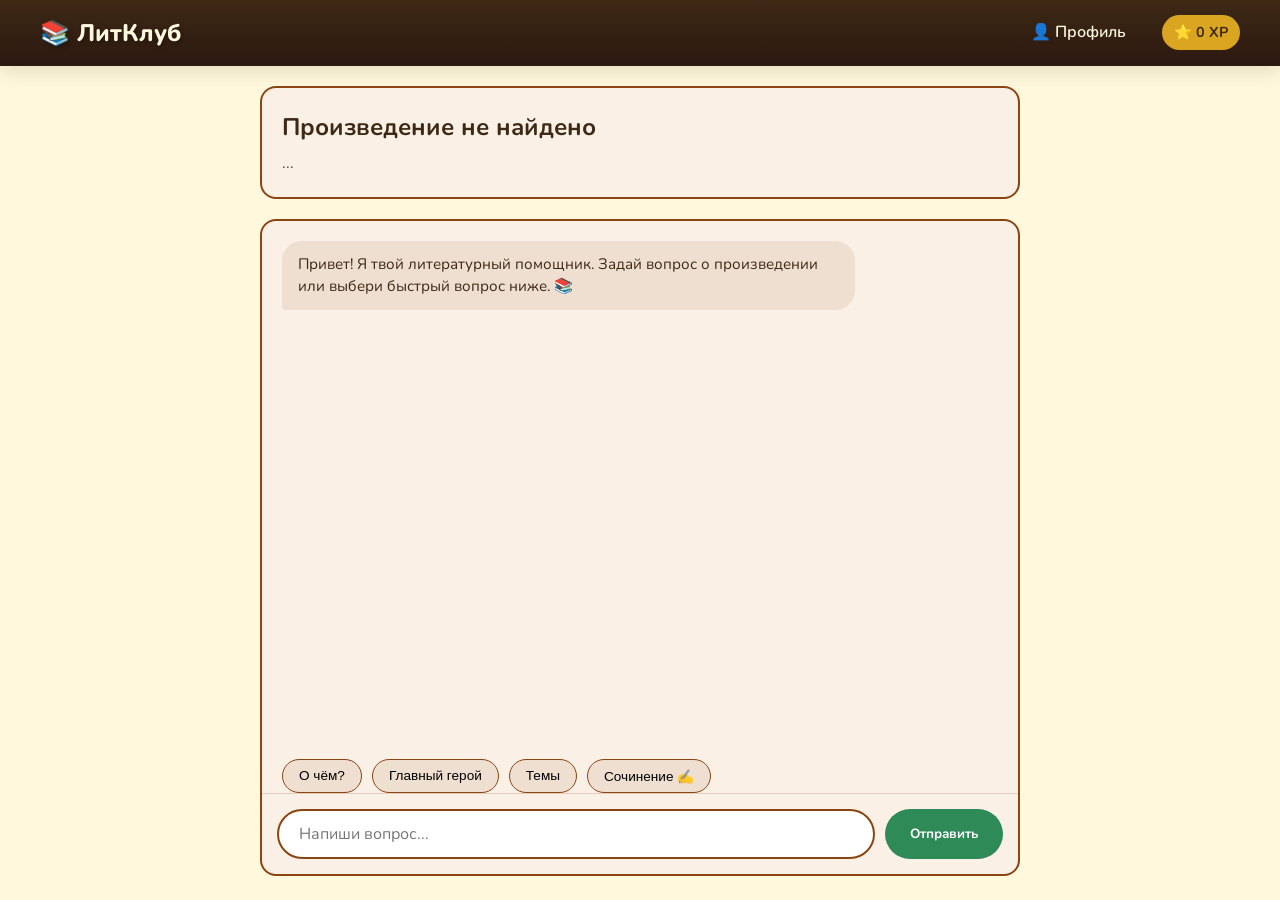
<file: discuss.html>
<!DOCTYPE html>
<html lang="ru">
<head>
  <meta charset="UTF-8">
  <meta name="viewport" content="width=device-width, initial-scale=1.0">
  <title>Обсуждение — ЛитКлуб 📚</title>
  <link href="https://fonts.googleapis.com/css2?family=Nunito:wght@400;600;700;800&display=swap" rel="stylesheet">
  <link rel="stylesheet" href="css/base.css">
  <style>
    .discussion-container {
      max-width: 800px;
      margin: 0 auto;
      padding: 20px;
      display: flex;
      flex-direction: column;
      height: calc(100vh - 70px);
    }
    .work-info {
      background: var(--color-paper);
      padding: 20px;
      border-radius: var(--radius);
      border: 2px solid var(--color-primary);
      margin-bottom: 20px;
    }
    .work-info h1 {
      font-size: 1.5rem;
      color: var(--color-dark);
      margin-bottom: 5px;
    }
    .work-info p {
      color: var(--color-text-light);
    }
    .chat-container {
      flex: 1;
      background: var(--color-paper);
      border-radius: var(--radius);
      border: 2px solid var(--color-primary);
      overflow: hidden;
      display: flex;
      flex-direction: column;
    }
    .messages {
      flex: 1;
      overflow-y: auto;
      padding: 20px;
      display: flex;
      flex-direction: column;
      gap: 15px;
    }
    .message {
      max-width: 80%;
      padding: 12px 16px;
      border-radius: 20px;
      font-size: 0.95rem;
      line-height: 1.5;
    }
    .message.user {
      align-self: flex-end;
      background: var(--color-primary);
      color: white;
      border-bottom-right-radius: 4px;
    }
    .message.ai {
      align-self: flex-start;
      background: rgba(139,69,19,0.1);
      color: var(--color-dark);
      border-bottom-left-radius: 4px;
    }
    .input-area {
      padding: 15px;
      border-top: 1px solid rgba(139,69,19,0.2);
      display: flex;
      gap: 10px;
    }
    .input-area input {
      flex: 1;
      padding: 12px 20px;
      border: 2px solid var(--color-primary);
      border-radius: 25px;
      font-family: inherit;
      font-size: 1rem;
      outline: none;
    }
    .input-area input:focus {
      border-color: var(--color-secondary);
    }
    .input-area button {
      padding: 12px 25px;
      background: var(--color-secondary);
      color: white;
      border: none;
      border-radius: 25px;
      font-family: inherit;
      font-weight: 700;
      cursor: pointer;
      transition: all 0.3s ease;
    }
    .input-area button:hover {
      transform: scale(1.05);
    }
    .input-area button:disabled {
      opacity: 0.5;
      cursor: not-allowed;
      transform: none;
    }
    .quick-questions {
      display: flex;
      gap: 10px;
      flex-wrap: wrap;
      margin-top: 10px;
    }
    .quick-btn {
      padding: 8px 16px;
      background: rgba(139,69,19,0.1);
      border: 1px solid var(--color-primary);
      border-radius: 20px;
      font-size: 0.85rem;
      cursor: pointer;
      transition: all 0.3s ease;
    }
    .quick-btn:hover {
      background: var(--color-primary);
      color: white;
    }
    .typing {
      display: flex;
      gap: 5px;
      padding: 12px 16px;
      align-self: flex-start;
    }
    .typing-dot {
      width: 8px;
      height: 8px;
      background: var(--color-primary);
      border-radius: 50%;
      animation: typing 1.4s infinite;
    }
    .typing-dot:nth-child(2) { animation-delay: 0.2s; }
    .typing-dot:nth-child(3) { animation-delay: 0.4s; }
    @keyframes typing {
      0%, 60%, 100% { transform: translateY(0); }
      30% { transform: translateY(-10px); }
    }
  </style>
</head>
<body>
  <nav class="navbar">
    <div class="nav-inner">
      <a href="index.html" class="nav-logo">📚 ЛитКлуб</a>
      <div class="nav-links">
        <a href="profile.html">👤 Профиль</a>
        <span class="nav-badge" id="nav-xp">⭐ 0 XP</span>
      </div>
    </div>
  </nav>

  <div class="discussion-container">
    <div class="work-info">
      <h1 id="work-title">Загрузка...</h1>
      <p id="work-author">...</p>
    </div>

    <div class="chat-container">
      <div class="messages" id="messages">
        <div class="message ai">
          Привет! Я твой литературный помощник. Задай вопрос о произведении или выбери быстрый вопрос ниже. 📚
        </div>
      </div>

      <div style="padding: 0 20px;">
        <div class="quick-questions">
          <button class="quick-btn" onclick="askQuick('О чём это произведение?')">О чём?</button>
          <button class="quick-btn" onclick="askQuick('Кто главный герой?')">Главный герой</button>
          <button class="quick-btn" onclick="askQuick('Темы и идеи')">Темы</button>
          <button class="quick-btn" onclick="askQuick('Помоги с сочинением')">Сочинение ✍️</button>
        </div>
      </div>

      <div class="input-area">
        <input type="text" id="user-input" placeholder="Напиши вопрос..." onkeypress="if(event.key==='Enter')sendMessage()">
        <button id="send-btn" onclick="sendMessage()">Отправить</button>
      </div>
    </div>
  </div>

  <script src="js/storage.js"></script>
  <script src="js/gemini.js"></script>
  <script>
    let currentWork = null;
    let messages = [];
    const messagesContainer = document.getElementById('messages');
    const userInput = document.getElementById('user-input');
    const sendBtn = document.getElementById('send-btn');

    // Get work ID from URL
    const params = new URLSearchParams(window.location.search);
    const workId = params.get('work');

    async function loadWork() {
      try {
        const response = await fetch('data/works.json');
        const data = await response.json();
        currentWork = data.works.find(w => w.id === workId);
        
        if (!currentWork) {
          document.getElementById('work-title').textContent = 'Произведение не найдено';
          return;
        }

        document.getElementById('work-title').textContent = currentWork.title;
        document.getElementById('work-author').textContent = `${currentWork.author}, ${currentWork.year}`;

        // Load saved discussion
        messages = window.LitClubStorage.getDiscussion(workId);
        if (messages.length > 0) {
          messagesContainer.innerHTML = messages.map(msg => 
            `<div class="message ${msg.role}">${escapeHtml(msg.text)}</div>`
          ).join('');
          scrollToBottom();
        }
      } catch (error) {
        console.error('Error loading work:', error);
      }

      // Update XP display
      const progress = window.LitClubStorage.getProgress();
      document.getElementById('nav-xp').textContent = `⭐ ${progress.xp} XP`;
    }

    function escapeHtml(text) {
      const div = document.createElement('div');
      div.textContent = text;
      return div.innerHTML;
    }

    function scrollToBottom() {
      messagesContainer.scrollTop = messagesContainer.scrollHeight;
    }

    function showTyping() {
      const typingDiv = document.createElement('div');
      typingDiv.className = 'typing';
      typingDiv.id = 'typing-indicator';
      typingDiv.innerHTML = `
        <div class="typing-dot"></div>
        <div class="typing-dot"></div>
        <div class="typing-dot"></div>
      `;
      messagesContainer.appendChild(typingDiv);
      scrollToBottom();
    }

    function hideTyping() {
      const indicator = document.getElementById('typing-indicator');
      if (indicator) indicator.remove();
    }

    async function sendMessage() {
      const text = userInput.value.trim();
      if (!text || !currentWork) return;

      // Add user message
      messages.push({ role: 'user', text });
      messagesContainer.innerHTML += `<div class="message user">${escapeHtml(text)}</div>`;
      userInput.value = '';
      scrollToBottom();

      // Disable input
      sendBtn.disabled = true;
      userInput.disabled = true;
      showTyping();

      // Get AI response
      const response = await window.GeminiAPI.sendMessage(currentWork, text, messages);

      hideTyping();
      messages.push({ role: 'ai', text: response });
      messagesContainer.innerHTML += `<div class="message ai">${escapeHtml(response)}</div>`;
      scrollToBottom();

      // Save discussion
      window.LitClubStorage.saveDiscussion(workId, messages);

      // Award XP for discussion
      window.LitClubStorage.addXP(5);
      const progress = window.LitClubStorage.getProgress();
      document.getElementById('nav-xp').textContent = `⭐ ${progress.xp} XP`;

      // Re-enable input
      sendBtn.disabled = false;
      userInput.disabled = false;
      userInput.focus();
    }

    async function askQuick(question) {
      userInput.value = question;
      await sendMessage();
    }

    loadWork();
  </script>
</body>
</html>
</file>
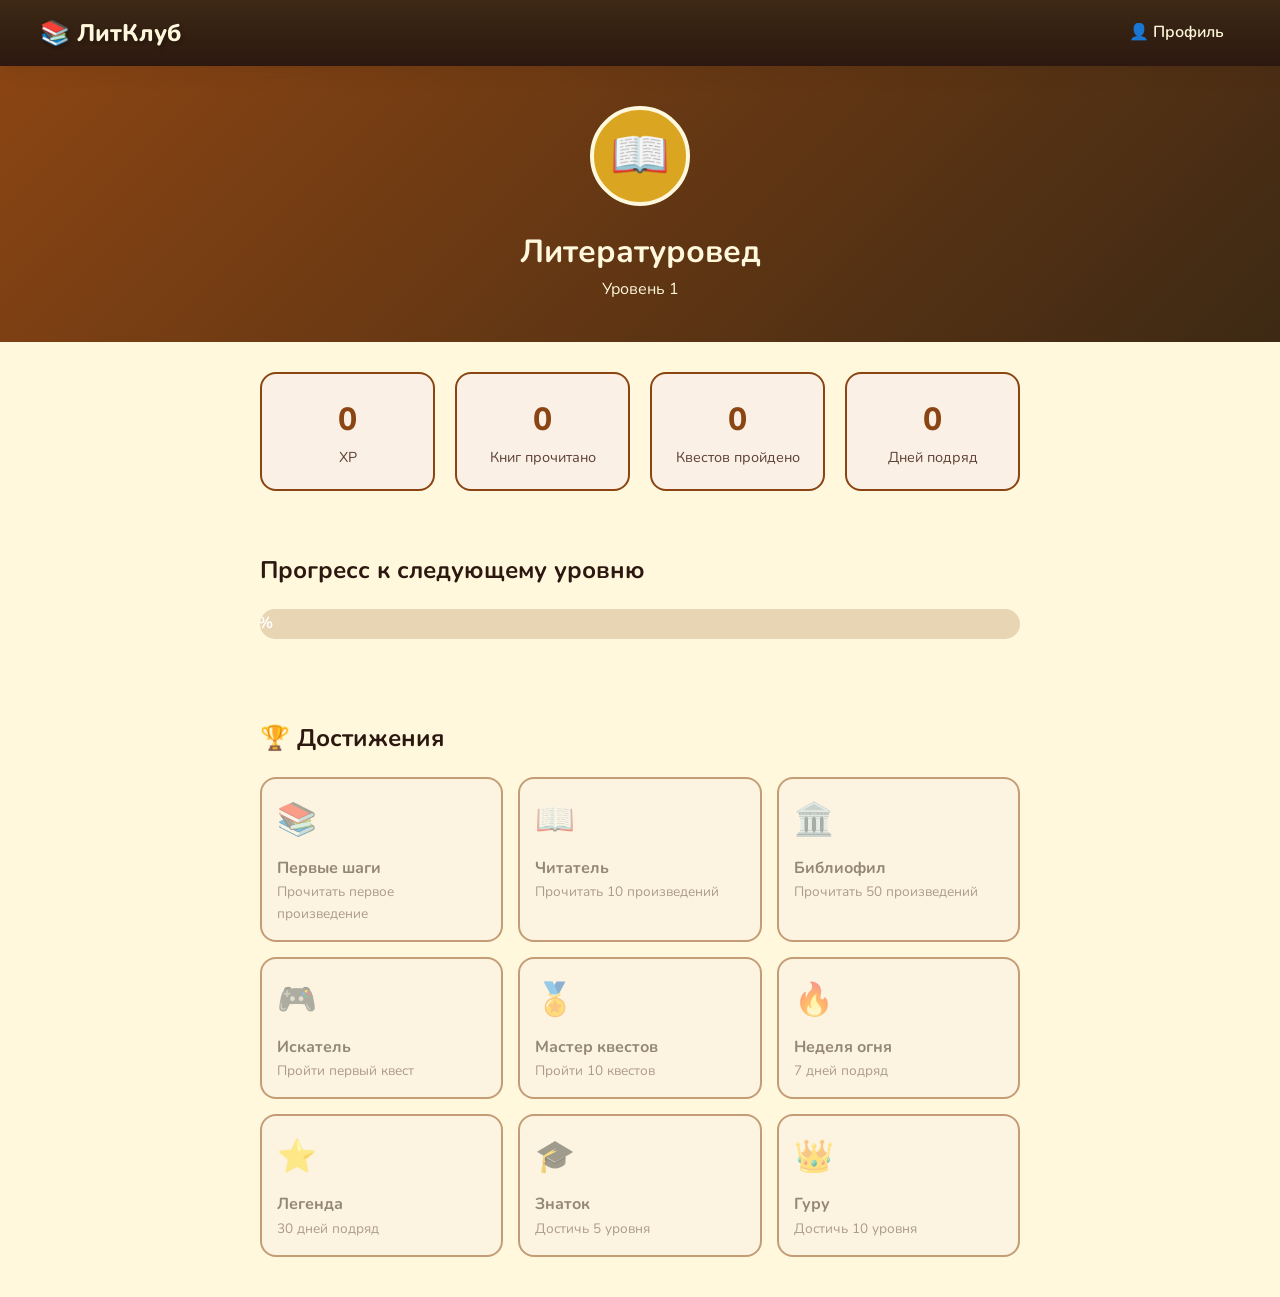
<file: profile.html>
<!DOCTYPE html>
<html lang="ru">
<head>
  <meta charset="UTF-8">
  <meta name="viewport" content="width=device-width, initial-scale=1.0">
  <title>Профиль — ЛитКлуб 📚</title>
  <link href="https://fonts.googleapis.com/css2?family=Nunito:wght@400;600;700;800&display=swap" rel="stylesheet">
  <link rel="stylesheet" href="css/base.css">
  <style>
    .profile-header {
      background: linear-gradient(135deg, var(--color-primary), var(--color-dark));
      color: var(--color-cream);
      padding: 40px 20px;
      text-align: center;
    }
    .avatar {
      width: 100px;
      height: 100px;
      background: var(--color-accent);
      border-radius: 50%;
      display: flex;
      align-items: center;
      justify-content: center;
      font-size: 3rem;
      margin: 0 auto 20px;
      border: 4px solid var(--color-cream);
    }
    .stats-grid {
      display: grid;
      grid-template-columns: repeat(4, 1fr);
      gap: 20px;
      max-width: 800px;
      margin: 30px auto;
      padding: 0 20px;
    }
    .stat-card {
      background: var(--color-paper);
      padding: 20px;
      border-radius: var(--radius);
      text-align: center;
      border: 2px solid var(--color-primary);
    }
    .stat-value {
      font-size: 2rem;
      font-weight: 800;
      color: var(--color-primary);
    }
    .stat-label {
      font-size: 0.9rem;
      color: var(--color-text-light);
    }
    .achievements {
      max-width: 800px;
      margin: 40px auto;
      padding: 0 20px;
    }
    .achievement-list {
      display: grid;
      grid-template-columns: repeat(auto-fill, minmax(200px, 1fr));
      gap: 15px;
      margin-top: 20px;
    }
    .achievement {
      background: var(--color-paper);
      padding: 15px;
      border-radius: var(--radius);
      border: 2px solid var(--color-primary);
      opacity: 0.5;
    }
    .achievement.unlocked {
      opacity: 1;
      border-color: var(--color-secondary);
      background: linear-gradient(135deg, var(--color-paper), rgba(46,139,87,0.1));
    }
    .achievement-icon {
      font-size: 2rem;
      margin-bottom: 10px;
    }
    .progress-section {
      max-width: 800px;
      margin: 40px auto;
      padding: 20px;
    }
    .progress-bar {
      height: 30px;
      background: rgba(139,69,19,0.2);
      border-radius: 15px;
      overflow: hidden;
      margin: 20px 0;
    }
    .progress-fill {
      height: 100%;
      background: linear-gradient(90deg, var(--color-primary), var(--color-secondary));
      border-radius: 15px;
      display: flex;
      align-items: center;
      justify-content: center;
      color: white;
      font-weight: 700;
      transition: width 0.5s ease;
    }
    @media (max-width: 600px) {
      .stats-grid {
        grid-template-columns: repeat(2, 1fr);
      }
    }
  </style>
</head>
<body>
  <nav class="navbar">
    <div class="nav-inner">
      <a href="index.html" class="nav-logo">📚 ЛитКлуб</a>
      <div class="nav-links">
        <a href="profile.html" class="active">👤 Профиль</a>
      </div>
    </div>
  </nav>

  <header class="profile-header">
    <div class="avatar">📖</div>
    <h1>Литературовед</h1>
    <p>Уровень <span id="level">1</span></p>
  </header>

  <section class="stats-grid">
    <div class="stat-card">
      <div class="stat-value" id="xp">0</div>
      <div class="stat-label">XP</div>
    </div>
    <div class="stat-card">
      <div class="stat-value" id="books">0</div>
      <div class="stat-label">Книг прочитано</div>
    </div>
    <div class="stat-card">
      <div class="stat-value" id="quests">0</div>
      <div class="stat-label">Квестов пройдено</div>
    </div>
    <div class="stat-card">
      <div class="stat-value" id="streak">0</div>
      <div class="stat-label">Дней подряд</div>
    </div>
  </section>

  <section class="progress-section">
    <h2>Прогресс к следующему уровню</h2>
    <div class="progress-bar">
      <div class="progress-fill" id="progress-bar" style="width: 0%">0%</div>
    </div>
  </section>

  <section class="achievements">
    <h2>🏆 Достижения</h2>
    <div class="achievement-list" id="achievements">
      <!-- Achievements loaded dynamically -->
    </div>
  </section>

  <script src="js/storage.js"></script>
  <script>
    const achievements = [
      { id: 'first_book', icon: '📚', name: 'Первые шаги', desc: 'Прочитать первое произведение' },
      { id: 'ten_books', icon: '📖', name: 'Читатель', desc: 'Прочитать 10 произведений' },
      { id: 'fifty_books', icon: '🏛️', name: 'Библиофил', desc: 'Прочитать 50 произведений' },
      { id: 'first_quest', icon: '🎮', name: 'Искатель', desc: 'Пройти первый квест' },
      { id: 'quest_master', icon: '🏅', name: 'Мастер квестов', desc: 'Пройти 10 квестов' },
      { id: 'week_streak', icon: '🔥', name: 'Неделя огня', desc: '7 дней подряд' },
      { id: 'month_streak', icon: '⭐', name: 'Легенда', desc: '30 дней подряд' },
      { id: 'level_5', icon: '🎓', name: 'Знаток', desc: 'Достичь 5 уровня' },
      { id: 'level_10', icon: '👑', name: 'Гуру', desc: 'Достичь 10 уровня' }
    ];

    function updateProfile() {
      const progress = window.LitClubStorage.getProgress();
      
      document.getElementById('level').textContent = progress.level;
      document.getElementById('xp').textContent = progress.xp;
      document.getElementById('books').textContent = progress.totalWorksRead;
      document.getElementById('quests').textContent = progress.totalQuestsCompleted;
      document.getElementById('streak').textContent = progress.streak;
      
      // Calculate XP needed for next level
      const xpNeeded = progress.level * 100;
      const xpPercent = Math.round((progress.xp / xpNeeded) * 100);
      const progressBar = document.getElementById('progress-bar');
      progressBar.style.width = xpPercent + '%';
      progressBar.textContent = xpPercent + '%';
      
      // Render achievements
      const achievementsContainer = document.getElementById('achievements');
      achievementsContainer.innerHTML = achievements.map(ach => {
        const unlocked = progress.achievements.includes(ach.id);
        return `
          <div class="achievement ${unlocked ? 'unlocked' : ''}">
            <div class="achievement-icon">${ach.icon}</div>
            <div style="font-weight: 700;">${ach.name}</div>
            <div style="font-size: 0.85rem; color: var(--color-text-light);">${ach.desc}</div>
          </div>
        `;
      }).join('');
    }

    // Check and update achievements
    window.LitClubStorage.checkAchievements();
    updateProfile();
  </script>
</body>
</html>
</file>
<file: css/base.css>
/* ===== BASE STYLES - Library Theme ===== */
:root {
  --color-primary: #8B4513;
  --color-secondary: #2E8B57;
  --color-accent: #DAA520;
  --color-cream: #FFF8DC;
  --color-dark: #3D2914;
  --color-text: #2C1810;
  --color-text-light: #5C4033;
  --color-paper: #FAF0E6;
  --shadow-soft: 0 4px 20px rgba(61, 41, 20, 0.15);
  --shadow-medium: 0 8px 30px rgba(61, 41, 20, 0.25);
  --radius: 16px;
  --radius-lg: 24px;
}

* {
  margin: 0;
  padding: 0;
  box-sizing: border-box;
}

html {
  scroll-behavior: smooth;
}

body {
  font-family: 'Nunito', sans-serif;
  background: var(--color-cream);
  color: var(--color-text);
  line-height: 1.6;
  min-height: 100vh;
  position: relative;
}

/* ===== BACKGROUND LIBRARY ===== */
.bg-library {
  position: fixed;
  top: 0;
  left: 0;
  width: 100%;
  height: 100%;
  z-index: -1;
  overflow: hidden;
}

.bg-shelf {
  position: absolute;
  width: 100%;
  height: 120px;
  background: linear-gradient(180deg, 
    #5D4037 0%, 
    #4E342E 30%, 
    #3D2914 100%);
  border-bottom: 8px solid #2C1810;
  box-shadow: 0 4px 15px rgba(0,0,0,0.3);
}

.shelf1 { top: 20%; }
.shelf2 { top: 50%; }
.shelf3 { top: 80%; }

.bg-shelf::before,
.bg-shelf::after {
  content: '';
  position: absolute;
  width: 8px;
  height: 100%;
  background: #2C1810;
  top: 0;
}

.bg-shelf::before { left: 15%; }
.bg-shelf::after { right: 15%; }

.bg-light {
  position: absolute;
  top: -10%;
  right: 20%;
  width: 300px;
  height: 400px;
  background: radial-gradient(ellipse, 
    rgba(255,248,220,0.4) 0%, 
    transparent 70%);
  animation: float 8s ease-in-out infinite;
}

@keyframes float {
  0%, 100% { transform: translateY(0) rotate(0deg); }
  50% { transform: translateY(-20px) rotate(2deg); }
}

/* ===== NAVIGATION ===== */
.navbar {
  background: linear-gradient(180deg, var(--color-dark), #2C1810);
  padding: 12px 20px;
  position: sticky;
  top: 0;
  z-index: 100;
  box-shadow: var(--shadow-soft);
}

.nav-inner {
  max-width: 1200px;
  margin: 0 auto;
  display: flex;
  justify-content: space-between;
  align-items: center;
}

.nav-logo {
  font-size: 1.5rem;
  font-weight: 800;
  color: var(--color-cream);
  text-decoration: none;
  text-shadow: 2px 2px 4px rgba(0,0,0,0.3);
}

.nav-hamburger {
  display: none;
  background: none;
  border: none;
  color: var(--color-cream);
  font-size: 1.5rem;
  cursor: pointer;
}

.nav-links {
  display: flex;
  gap: 20px;
  align-items: center;
}

.nav-links a {
  color: var(--color-cream);
  text-decoration: none;
  font-weight: 600;
  padding: 8px 16px;
  border-radius: 20px;
  transition: all 0.3s ease;
}

.nav-links a:hover {
  background: var(--color-primary);
}

.nav-badge {
  background: var(--color-accent);
  color: var(--color-dark);
  padding: 6px 12px;
  border-radius: 20px;
  font-weight: 700;
  font-size: 0.9rem;
}

/* ===== HERO SECTION ===== */
.hero {
  min-height: 90vh;
  display: flex;
  align-items: center;
  justify-content: center;
  padding: 40px 20px;
  position: relative;
}

.hero-inner {
  max-width: 900px;
  text-align: center;
  background: rgba(250, 240, 230, 0.95);
  padding: 50px;
  border-radius: var(--radius-lg);
  box-shadow: var(--shadow-medium);
  border: 3px solid var(--color-primary);
}

.hero-badge {
  display: inline-block;
  background: var(--color-secondary);
  color: white;
  padding: 8px 20px;
  border-radius: 20px;
  font-weight: 700;
  font-size: 0.9rem;
  margin-bottom: 20px;
}

.hero h1 {
  font-size: 3rem;
  font-weight: 900;
  color: var(--color-dark);
  margin-bottom: 20px;
  line-height: 1.2;
}

.hero h1 span {
  color: var(--color-primary);
  text-shadow: 2px 2px 0 var(--color-accent);
}

.hero-sub {
  font-size: 1.2rem;
  color: var(--color-text-light);
  max-width: 600px;
  margin: 0 auto 40px;
}

/* ===== GRADE CARDS ===== */
.grades-grid h2 {
  font-size: 1.8rem;
  margin-bottom: 30px;
  color: var(--color-dark);
}

.grade-cards {
  display: grid;
  grid-template-columns: repeat(auto-fit, minmax(120px, 1fr));
  gap: 20px;
}

.grade-card {
  background: linear-gradient(145deg, var(--color-paper), var(--color-cream));
  border: 3px solid var(--color-primary);
  border-radius: var(--radius);
  padding: 25px 15px;
  text-decoration: none;
  color: var(--color-text);
  transition: all 0.3s ease;
  box-shadow: var(--shadow-soft);
}

.grade-card:hover {
  transform: translateY(-5px) scale(1.02);
  box-shadow: var(--shadow-medium);
  border-color: var(--color-accent);
}

.grade-number {
  font-size: 3rem;
  font-weight: 900;
  color: var(--color-primary);
  line-height: 1;
}

.grade-name {
  font-size: 1rem;
  font-weight: 700;
  color: var(--color-text-light);
  margin-bottom: 10px;
}

.grade-works {
  font-size: 0.85rem;
  color: var(--color-secondary);
}

/* ===== FEATURES SECTION ===== */
.features {
  padding: 60px 20px;
  background: linear-gradient(180deg, transparent, rgba(139, 69, 19, 0.05));
}

.container {
  max-width: 1200px;
  margin: 0 auto;
}

.features h2 {
  text-align: center;
  font-size: 2rem;
  margin-bottom: 40px;
  color: var(--color-dark);
}

.feature-grid {
  display: grid;
  grid-template-columns: repeat(auto-fit, minmax(280px, 1fr));
  gap: 30px;
}

.feature-card {
  background: var(--color-paper);
  padding: 30px;
  border-radius: var(--radius);
  border: 2px solid var(--color-primary);
  text-align: center;
  transition: all 0.3s ease;
}

.feature-card:hover {
  transform: translateY(-3px);
  box-shadow: var(--shadow-soft);
}

.feature-icon {
  font-size: 3rem;
  margin-bottom: 15px;
}

.feature-card h3 {
  font-size: 1.3rem;
  color: var(--color-dark);
  margin-bottom: 10px;
}

.feature-card p {
  color: var(--color-text-light);
  font-size: 0.95rem;
}

/* ===== FOOTER ===== */
.footer {
  background: var(--color-dark);
  color: var(--color-cream);
  padding: 40px 20px;
  text-align: center;
}

.footer p {
  font-size: 1.1rem;
  font-weight: 700;
  margin-bottom: 10px;
}

.footer-sub {
  font-size: 0.9rem;
  opacity: 0.8;
  font-weight: 400;
}

/* ===== RESPONSIVE ===== */
@media (max-width: 768px) {
  .nav-hamburger {
    display: block;
  }
  
  .nav-links {
    display: none;
    position: absolute;
    top: 100%;
    left: 0;
    right: 0;
    background: var(--color-dark);
    flex-direction: column;
    padding: 20px;
    gap: 10px;
  }
  
  .nav-links.open {
    display: flex;
  }
  
  .hero-inner {
    padding: 30px 20px;
  }
  
  .hero h1 {
    font-size: 2rem;
  }
  
  .grade-cards {
    grid-template-columns: repeat(2, 1fr);
  }
  
  .grade-number {
    font-size: 2.5rem;
  }
}

@media (max-width: 480px) {
  .grade-cards {
    grid-template-columns: 1fr;
  }
  
  .feature-grid {
    grid-template-columns: 1fr;
  }
}
</file>
